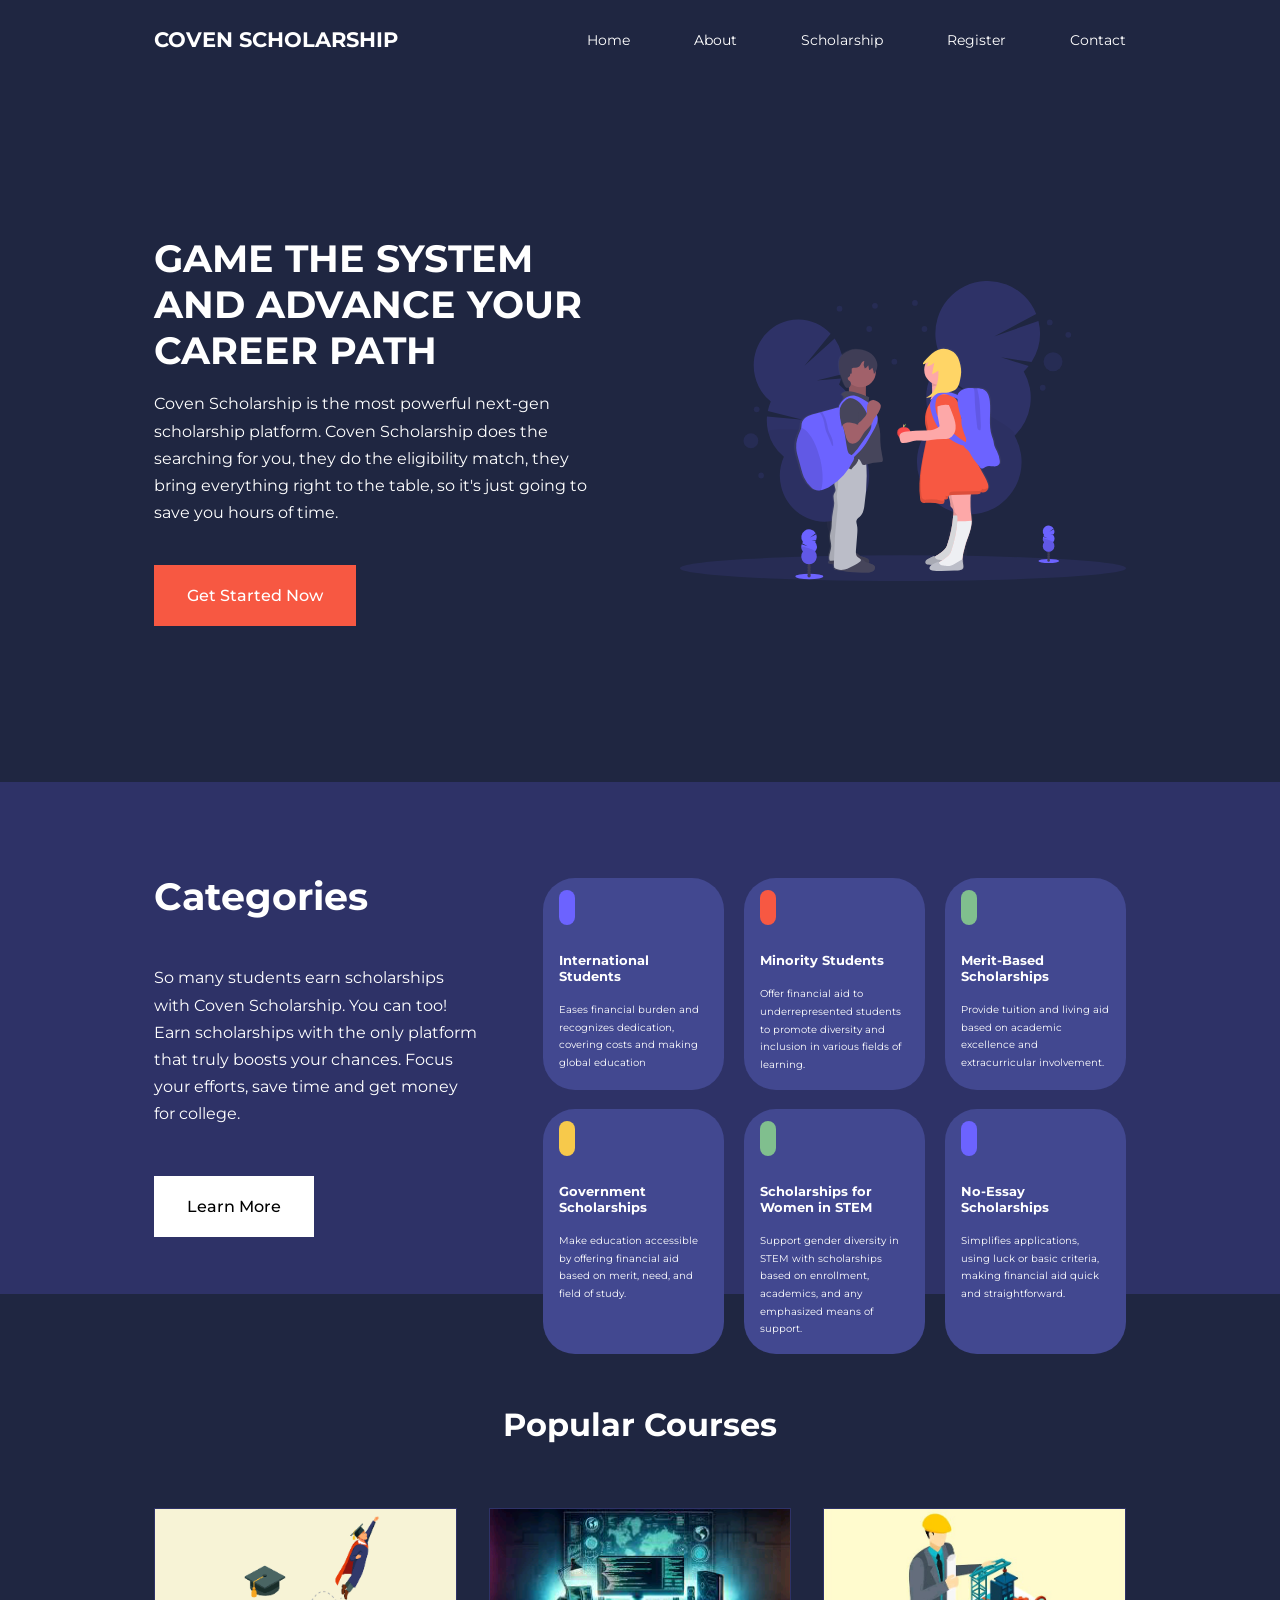
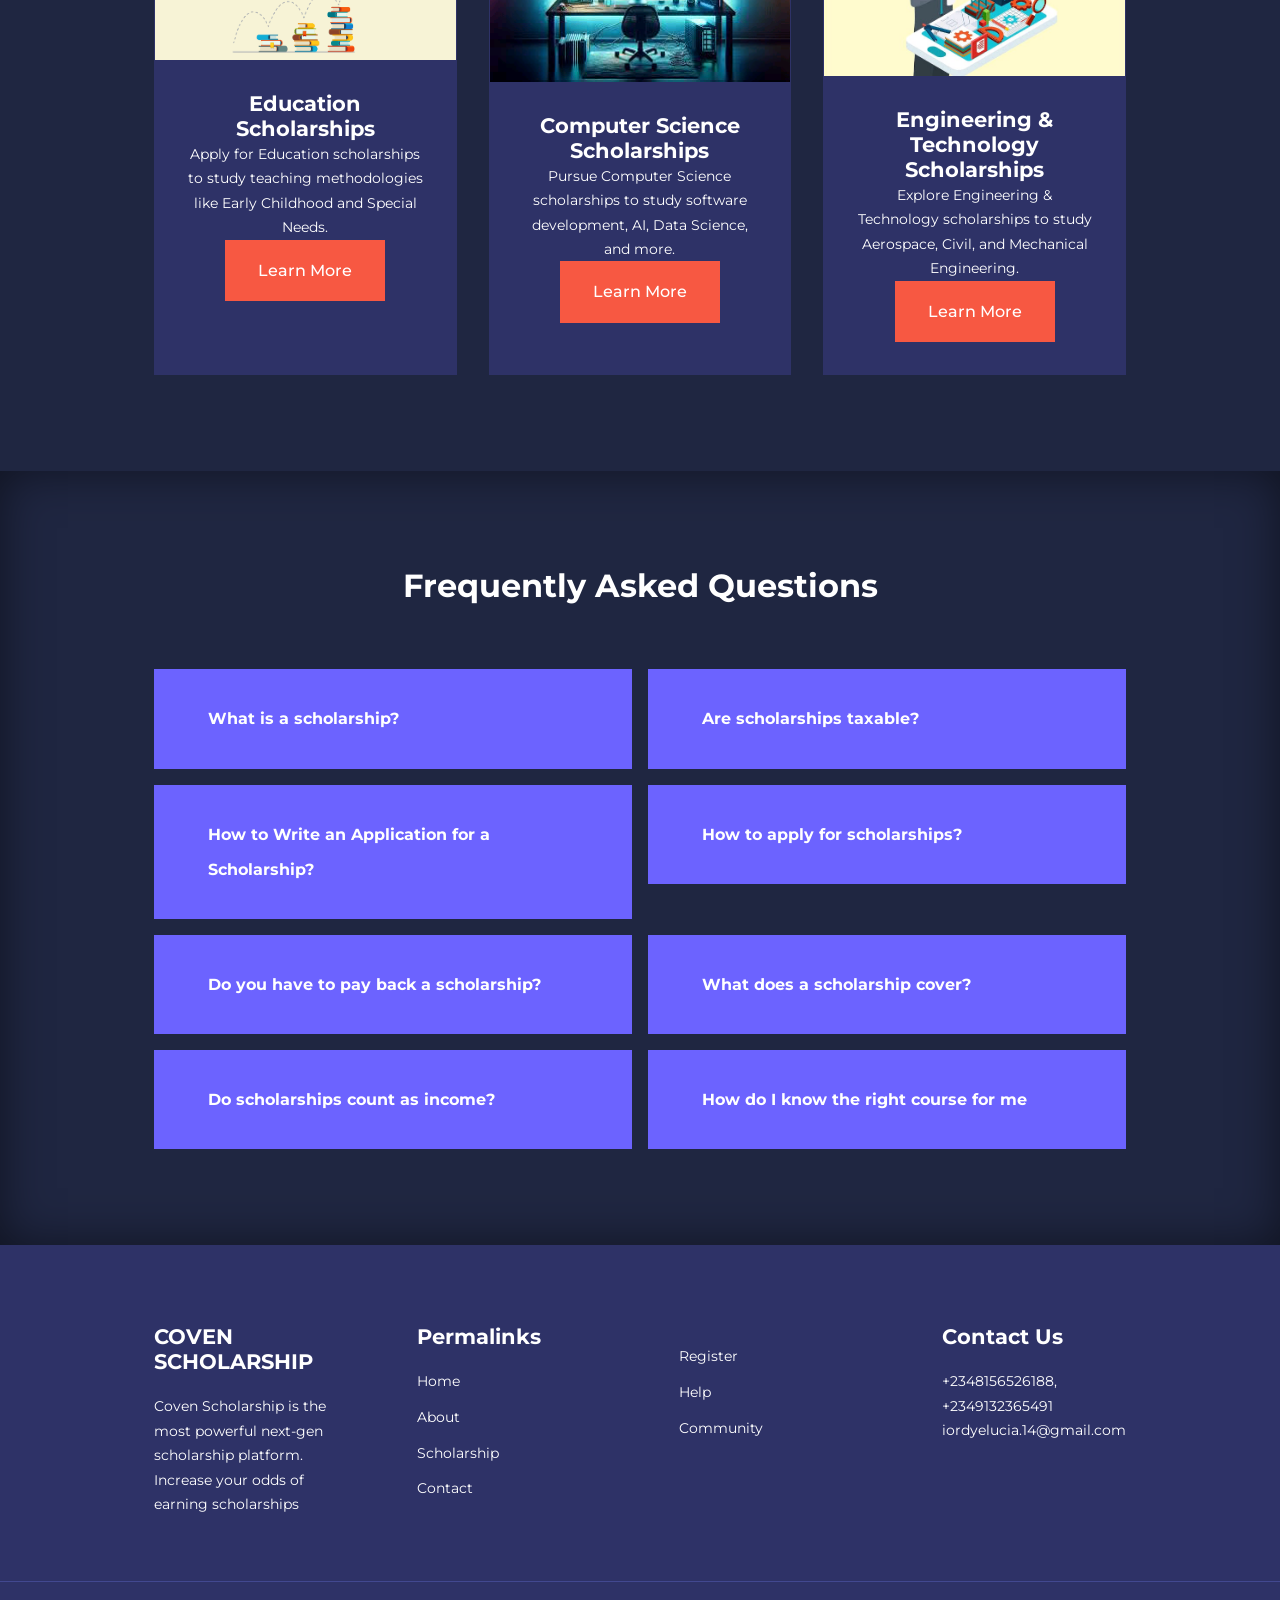
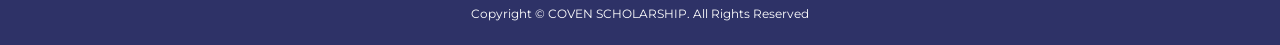
<file: Lucia Scholar/index.html>
<!DOCTYPE html>
<html lang="en">
<head>
    <meta charset="UTF-8">
    <meta http-equiv="X-UA-Compatible" content="IE=edge">
    <meta name="viewport" content="width=device-width, initial-scale=1.0">
    <title>Coven Scholarship</title>

    <!------ICONSCOUT CDN----->
    <link rel="stylesheet" href="https://unicons.iconscout.com/release/v4.0.8/css/line.css">

    <!-----GOOGLE FONTS (MONTESSERRAT)------>
    <link rel="preconnect" href="https://fonts.googleapis.com">
<link rel="preconnect" href="https://fonts.gstatic.com" crossorigin>
<link href="https://fonts.googleapis.com/css2?family=Montserrat:ital,wght@0,100..900;1,100..900&display=swap" rel="stylesheet">

    
    <link rel="stylesheet" href="./CSS/style.css">
    <!--fav-icon-->
<link rel="shortcut icon" href="images/favicon.png"/>
</head>
<body>
    <nav>
        <div class="container nav__container">
            <a href="index.html"><h4>COVEN SCHOLARSHIP</h4></a>
            <ul class="nav__menu">
                <li><a href="index.html">Home</a></li>
                <li><a href="about.html">About</a></li>
                <li><a href="scholarship.html">Scholarship</a></li>
                <li><a href="register.html">Register</a></li>
                <li><a href="contact.html">Contact</a></li>
            </ul>
            <button id="open-menu-btn"><i class="uil uil-bars"></i></button>
            <button id="close-menu-btn"><i class="uil uil-multiply"></i></button>
        </div>
    </nav>
    <!---------------END NAVBAR----------------->



    <header>
        <div class="container header__container">
            <div class="header__left">
                <h1>GAME THE SYSTEM AND ADVANCE YOUR CAREER PATH</h1>
                <p>
                    Coven Scholarship is the most powerful next-gen scholarship platform. Coven Scholarship does the searching for you, they do the eligibility match, they bring everything right to the table, so it's just going to save you hours of time.
                </p>
                <a href="register.html" class="btn btn-primary">Get Started Now</a>
            </div>

            <div class="header__right">
                <div class="header__right-image">
                    <img src="images/header.svg">
                </div>
            </div>
        </div>
    </header>
    <!---------------END OF HEADER------------------>


    <section class="categories">
        <div class="container categories__container">
            <div class="categories__left">
                <h1>Categories</h1>
                <p>
                    So many students earn scholarships with Coven Scholarship. You can too!
                    Earn scholarships with the only platform that truly boosts your chances. Focus your efforts, save time and get money for college.
                </p>
                <a href="about.html" class="btn">Learn More</a>
            </div>

            <div class="categories__right">
                <article class="category">
                    <span class="category__icon">
                        <i class="uil uil-bitcoin-circle"></i>
                    </span>
                    <h5>International Students</h5>
                    <p>Eases financial burden and recognizes dedication, covering costs and making global education</p>
                </article>

                <article class="category">
                    <span class="category__icon">
                        <i class="uil uil-palette"></i>
                    </span>
                    <h5>Minority Students</h5>
                    <p>Offer financial aid to underrepresented students to promote diversity and inclusion in various fields of learning.</p>
                </article>

                <article class="category">
                    <span class="category__icon">
                        <i class="uil uil-usd-circle"></i>
                    </span>
                    <h5>Merit-Based Scholarships</h5>
                    <p>Provide tuition and living aid based on academic excellence and extracurricular involvement.</p>
                </article>

                <article class="category">
                    <span class="category__icon">
                        <i class="uil uil-bitcoin-circle"></i>
                    </span>
                    <h5>Government Scholarships</h5>
                    <p>Make education accessible by offering financial aid based on merit, need, and field of study.</p>
                </article>

                <article class="category">
                    <span class="category__icon">
                        <i class="uil uil-bitcoin-circle"></i>
                    </span>
                    <h5>Scholarships for Women in STEM</h5>
                    <p>Support gender diversity in STEM with scholarships based on enrollment, academics, and any emphasized means of support.</p>
                </article>

                <article class="category">
                    <span class="category__icon">
                        <i class="uil uil-bitcoin-circle"></i>
                    </span>
                    <h5>No-Essay Scholarships</h5>
                    <p>Simplifies applications, using luck or basic criteria, making financial aid quick and straightforward.</p>
                </article>
            </div>
        </div>
    </section>
    <!------------------END OF CATEGORIES------------------->


    <section class="courses">
        <h2>Popular Courses</h2>
        <div class="container courses__container">
            <article class="course">
                <div class="course__image">
                    <img src="images/course1.jpg">
                </div>
                <div class="contact__info">
                    <h4>Education Scholarships</h4>
                    <p>
                        Apply for Education scholarships to study teaching methodologies like Early Childhood and Special Needs.
                    </p>
                <a href="scholarship.html" class="btn btn-primary">Learn More</a>
                </div>
            </article>

            <article class="course">
                <div class="course__image">
                    <img src="images/course2.jpg">
                </div>
                <div class="contact__info">
                    <h4>Computer Science Scholarships</h4>
                    <p>
                        Pursue Computer Science scholarships to study software development, AI, Data Science, and more.
                    </p>
                <a href="scholarship.html" class="btn btn-primary">Learn More</a>
                </div>
            </article>

            <article class="course">
                <div class="course__image">
                    <img src="images/course3.jpg">
                </div>
                <div class="contact__info">
                    <h4>Engineering & Technology Scholarships</h4>
                    <p>
                        Explore Engineering & Technology scholarships to study Aerospace, Civil, and Mechanical Engineering.
                    </p>
                <a href="scholarship.html" class="btn btn-primary">Learn More</a>
                </div>
            </article>
        </div>
    </section>
    <!-----------------------END OF COURSES------------------------------>


    <section class="faqs">
        <h2>Frequently Asked Questions</h2>
        <div class="container faqs__container">
            <article class="faq">
                <div class="faq__icon"><i class="uil uil-plus"></i></div>
                <div class="question__answer">
                    <h4>What is a scholarship?</h4>
                    <p>
                        A scholarship is a financial award given to students to help pay for their education. It does not need to be repaid and is typically awarded based on various criteria, such as academic achievement, extracurricular activities, leadership qualities, or specific talents.
                    </p>
                </div>
            </article>

            <article class="faq">
                <div class="faq__icon"><i class="uil uil-plus"></i></div>
                <div class="question__answer">
                    <h4>Are scholarships taxable?</h4>
                    <p>
                        Whether scholarships are taxable depends on several factors, including how the scholarship money is used and the country's tax laws where the student is studying. In many countries, scholarships used to pay for tuition, fees, books, and other necessary supplies are not considered taxable income. This means if you use the scholarship money strictly for these educational expenses, you typically won't have to pay taxes on it.
                    </p>
                </div>
            </article>

            <article class="faq">
                <div class="faq__icon"><i class="uil uil-plus"></i></div>
                <div class="question__answer">
                    <h4>How to Write an Application for a Scholarship?</h4>
                    <p>
                        To write a scholarship application, start by understanding the requirements. Craft a convincing scholarship motivation letter , highlighting your achievements, goals, and how the scholarship will help you. Gather necessary documents, such as transcripts and recommendation letters. Follow the application guidelines precisely, proofread your submission, and ensure you meet the deadline.
                    </p>
                </div>
            </article>

            <article class="faq">
                <div class="faq__icon"><i class="uil uil-plus"></i></div>
                <div class="question__answer">
                    <h4>How to apply for scholarships?</h4>
                    <p>
                        Preparing a successful scholarship application involves careful planning and attention to detail. Follow these steps for the best results: Research and find scholarships that match your qualifications and interests. Read the scholarship criteria carefully, making a checklist of the documents you need. Gather the necessary documents, including academic records, test scores, and recommendation letters. Write a convincing scholarship motivation letter. Customize your application materials for each scholarship, addressing the specific criteria and goals of the scholarship. Proofread and edit your application. Submit your application before the deadline, keeping a copy for your records.
                    </p>
                </div>
            </article>

            <article class="faq">
                <div class="faq__icon"><i class="uil uil-plus"></i></div>
                <div class="question__answer">
                    <h4>Do you have to pay back a scholarship?</h4>
                    <p>
                        Generally, you don’t have to pay back a scholarship; they are Non-Repayable gifts meant to help cover educational expenses. However, there are specific conditions, such as maintaining a certain GPA, to keep the scholarship. Moreover, some scholarships may require you to work in a specific field or location after graduation. If you don’t fulfil this commitment, you might have to repay the funds.
                    </p>
                </div>
            </article>

            <article class="faq">
                <div class="faq__icon"><i class="uil uil-plus"></i></div>
                <div class="question__answer">
                    <h4>What does a scholarship cover?</h4>
                    <p>
                        A scholarship can cover a variety of educational expenses, depending on the type and scope of the award. Many scholarships cover full or partial tuition costs, which are among students' largest expenses. Some scholarships include coverage for living expenses and can provide funds for textbooks, lab materials, and other necessary academic supplies. Some scholarships include coverage for living expenses, such as dormitory housing.
                    </p>
                </div>
            </article>

            <article class="faq">
                <div class="faq__icon"><i class="uil uil-plus"></i></div>
                <div class="question__answer">
                    <h4>Do scholarships count as income?</h4>
                    <p>
                        Whether scholarships count as income depends on how the funds are used and the tax laws of your country. Expenses used for tuition, fees, books, supplies, and equipment is not generally considered taxable income. However, living and travel expenses often count as taxable income. At the same time, if your scholarship requires you to teach or do research, then it will likely be treated as taxable income because it is considered compensation.
                    </p>
                </div>
            </article>

            <article class="faq">
                <div class="faq__icon"><i class="uil uil-plus"></i></div>
                <div class="question__answer">
                    <h4>How do I know the right course for me</h4>
                    <p>
                        Lorem, ipsum dolor sit amet consectetur adipisicing elit. Nihil, ratione temporibus. Quam ducimus rerum obcaecati sequi consequatur aut unde, quas quaerat facere corrupti eveniet inventore alias adipisci necessitatibus praesentium nam!
                    </p>
                </div>
            </article>
        </div>
    </section>
    <!------------------END OF FAQ------------------------>

    
    <footer class="footer">
        <div class="container footer__container">
            <div class="footer1">
                <a href="index.html" class="footer__logo"><h4>COVEN SCHOLARSHIP</h4></a>
                <p>
                    Coven Scholarship is the most powerful next-gen scholarship platform. Increase your odds of earning scholarships
                </p>
            </div>

            <div class="footer__2">
                <h4>Permalinks</h4>
                <ul class="permalinks">
                    <li><a href="index.html">Home</a></li>
                    <li><a href="about.html">About</a></li>
                    <li><a href="scholarship.html">Scholarship</a></li>
                    <li><a href="contact.html">Contact</a></li>
                </ul>
            </div>

            <div class="footer__3">
                <h4>        </h4>
                <ul class="resources">
                    <li><a href="register.html">Register</a></li>
                    <li><a href="#">Help</a></li>
                    <li><a href="#">Community</a></li>
                </ul>
            </div>

            <div class="footer__4">
                <h4>Contact Us</h4>
                <div>
                    <p>+2348156526188, +2349132365491</p>
                    <p>iordyelucia.14@gmail.com</p>
                </div>

                <ul class="footer__socials">
                    <li>
                        <a href="#"><i class="uil uil-facebook-f"></i></a>
                    </li>
                    <li>
                        <a href="#"><i class="uil uil-instagram-alt"></i></a>
                    </li>
                    <li>
                        <a href="#"><i class="uil uil-twitter"></i></a>
                    </li>
                    <li>
                        <a href="#"><i class="uil uil-linkedin-alt"></i></a>
                    </li>
                </ul>
            </div>

        </div>
        <div class="footer__copyright">
            <small>Copyright &copy; COVEN SCHOLARSHIP. All Rights Reserved</small>
        </div>
    </footer>
    





    <script src="main.js"></script>
    
</body>
</html>
</file>
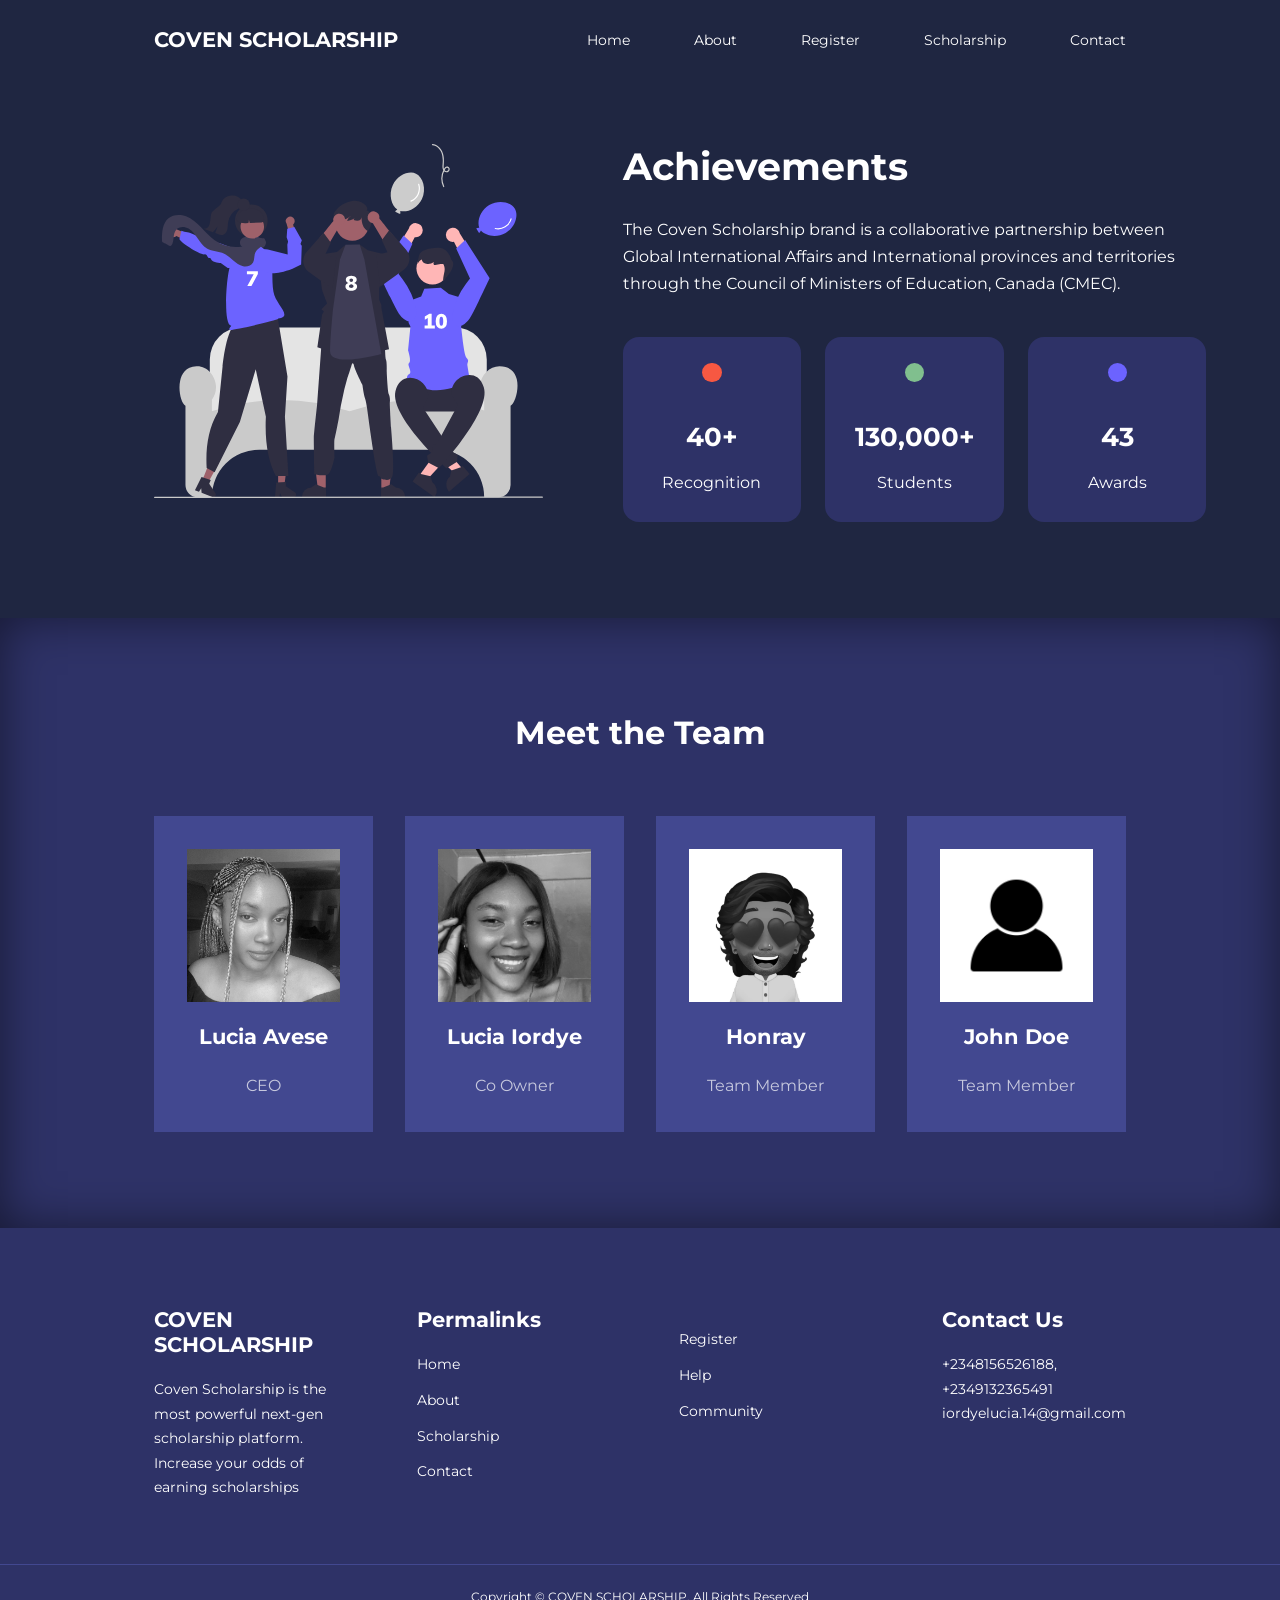
<file: Lucia Scholar/about.html>
<!DOCTYPE html>
<html lang="en">
<head>
    <meta charset="UTF-8">
    <meta http-equiv="X-UA-Compatible" content="IE=edge">
    <meta name="viewport" content="width=device-width, initial-scale=1.0">
    <title>Coven Scholarship</title>

    <!------ICONSCOUT CDN----->
    <link rel="stylesheet" href="https://unicons.iconscout.com/release/v4.0.8/css/line.css">

    <!-----GOOGLE FONTS (MONTESSERRAT)------>
    <link rel="preconnect" href="https://fonts.googleapis.com">
<link rel="preconnect" href="https://fonts.gstatic.com" crossorigin>
<link href="https://fonts.googleapis.com/css2?family=Montserrat:ital,wght@0,100..900;1,100..900&display=swap" rel="stylesheet">

    
    <link rel="stylesheet" href="./CSS/style.css">
    <link rel="stylesheet" href="./CSS/about.css">
    <!--fav-icon-->
<link rel="shortcut icon" href="images/favicon.png"/>
</head>
<body>
    <nav>
        <div class="container nav__container">
            <a href="index.html"><h4>COVEN SCHOLARSHIP</h4></a>
            <ul class="nav__menu">
                <li><a href="index.html">Home</a></li>
                <li><a href="about.html">About</a></li>                
                <li><a href="register.html">Register</a></li>
                <li><a href="scholarship.html">Scholarship</a></li>
                <li><a href="contact.html">Contact</a></li>
            </ul>
            <button id="open-menu-btn"><i class="uil uil-bars"></i></button>
            <button id="close-menu-btn"><i class="uil uil-multiply"></i></button>
        </div>
    </nav>
    <!---------------END NAVBAR----------------->

    <section class="about__achievements">
        <div class="container about__achievements-container">
            <div class="about__achievements-left">
                <img src="images/about achievements.svg">
            </div>

            <div class="about__achievements-right">
                <h1>Achievements</h1>
                <p>
                    The Coven Scholarship brand is a collaborative partnership between Global International Affairs and International provinces and territories through the Council of Ministers of Education, Canada (CMEC).
                </p>
                <div class="achievements__cards">
                    <article class="achievement__card">
                        <span class="achievement__icon">
                            <i class="uil uil-video"></i>
                        </span>
                        <h3>40+</h3>
                        <p>Recognition</p>
                    </article>

                    <article class="achievement__card">
                        <span class="achievement__icon">
                            <i class="uil uil-users-alt"></i>
                        </span>
                        <h3>130,000+</h3>
                        <p>Students</p>
                    </article>

                    <article class="achievement__card">
                        <span class="achievement__icon">
                            <i class="uil uil-trophy"></i>
                        </span>
                        <h3>43</h3>
                        <p>Awards</p>
                    </article>
                </div>
            </div>
        </div>
    </section>

    <!-----------------------------ACHIEVEMENTS END----------------------------->

    <section class="team">
        <h2>Meet the Team</h2>
        <div class="container team__container">
            <article class="team__member">
                <div class="team__member-image">
                    <img src="images/tm1.jpg">
                </div>
                <div class="team__member-info">
                    <h4>Lucia Avese</h4>
                    <p>CEO</p>
                </div>
                <div class="team__member-socials">
                    <a href="https//instagram.com" target="_blank"><i class="uil uil-instagram"></i></a>
                    <a href="https//twitter.com" target="_blank"><i class="uil uil-twitter-alt"></i></a>
                    <a href="https//linkedin.com" target="_blank"><i class="uil uil-linkedin-alt"></i></a>
                </div>
            </article>

            <article class="team__member">
                <div class="team__member-image">
                    <img src="images/tm3.jpg">
                </div>
                <div class="team__member-info">
                    <h4>Lucia Iordye</h4>
                    <p>Co Owner</p>
                </div>
                <div class="team__member-socials">
                    <a href="https//instagram.com" target="_blank"><i class="uil uil-instagram"></i></a>
                    <a href="https//twitter.com" target="_blank"><i class="uil uil-twitter-alt"></i></a>
                    <a href="https//linkedin.com" target="_blank"><i class="uil uil-linkedin-alt"></i></a>
                </div>
            </article>

            <article class="team__member">
                <div class="team__member-image">
                    <img src="images/tm2.jpg">
                </div>
                <div class="team__member-info">
                    <h4>Honray</h4>
                    <p>Team Member</p>
                </div>
                <div class="team__member-socials">
                    <a href="https//instagram.com" target="_blank"><i class="uil uil-instagram"></i></a>
                    <a href="https//twitter.com" target="_blank"><i class="uil uil-twitter-alt"></i></a>
                    <a href="https//linkedin.com" target="_blank"><i class="uil uil-linkedin-alt"></i></a>
                </div>
            </article>

            <article class="team__member">
                <div class="team__member-image">
                    <img src="images/tm4.jpg">
                </div>
                <div class="team__member-info">
                    <h4>John Doe</h4>
                    <p>Team Member</p>
                </div>
                <div class="team__member-socials">
                    <a href="https//instagram.com" target="_blank"><i class="uil uil-instagram"></i></a>
                    <a href="https//twitter.com" target="_blank"><i class="uil uil-twitter-alt"></i></a>
                    <a href="https//linkedin.com" target="_blank"><i class="uil uil-linkedin-alt"></i></a>
                </div>
            </article>
        </div>
    </section>
    <!------------------TEAM END-------------------->

    <footer class="footer">
        <div class="container footer__container">
            <div class="footer1">
                <a href="index.html" class="footer__logo"><h4>COVEN SCHOLARSHIP</h4></a>
                <p>
                    Coven Scholarship is the most powerful next-gen scholarship platform. Increase your odds of earning scholarships
                </p>
            </div>

            <div class="footer__2">
                <h4>Permalinks</h4>
                <ul class="permalinks">
                    <li><a href="index.html">Home</a></li>
                    <li><a href="about.html">About</a></li>
                    <li><a href="scholarship.html">Scholarship</a></li>
                    <li><a href="contact.html">Contact</a></li>
                </ul>
            </div>

            <div class="footer__3">
                <h4>        </h4>
                <ul class="resources">
                    <li><a href="register.html">Register</a></li>
                    <li><a href="#">Help</a></li>
                    <li><a href="#">Community</a></li>
                </ul>
            </div>

            <div class="footer__4">
                <h4>Contact Us</h4>
                <div>
                    <p>+2348156526188, +2349132365491</p>
                    <p>iordyelucia.14@gmail.com</p>
                </div>

                <ul class="footer__socials">
                    <li>
                        <a href="#"><i class="uil uil-facebook-f"></i></a>
                    </li>
                    <li>
                        <a href="#"><i class="uil uil-instagram-alt"></i></a>
                    </li>
                    <li>
                        <a href="#"><i class="uil uil-twitter"></i></a>
                    </li>
                    <li>
                        <a href="#"><i class="uil uil-linkedin-alt"></i></a>
                    </li>
                </ul>
            </div>

        </div>
        <div class="footer__copyright">
            <small>Copyright &copy; COVEN SCHOLARSHIP. All Rights Reserved</small>
        </div>
    </footer>
    





    <script src="main.js"></script>
    
</body>
</html>
</file>
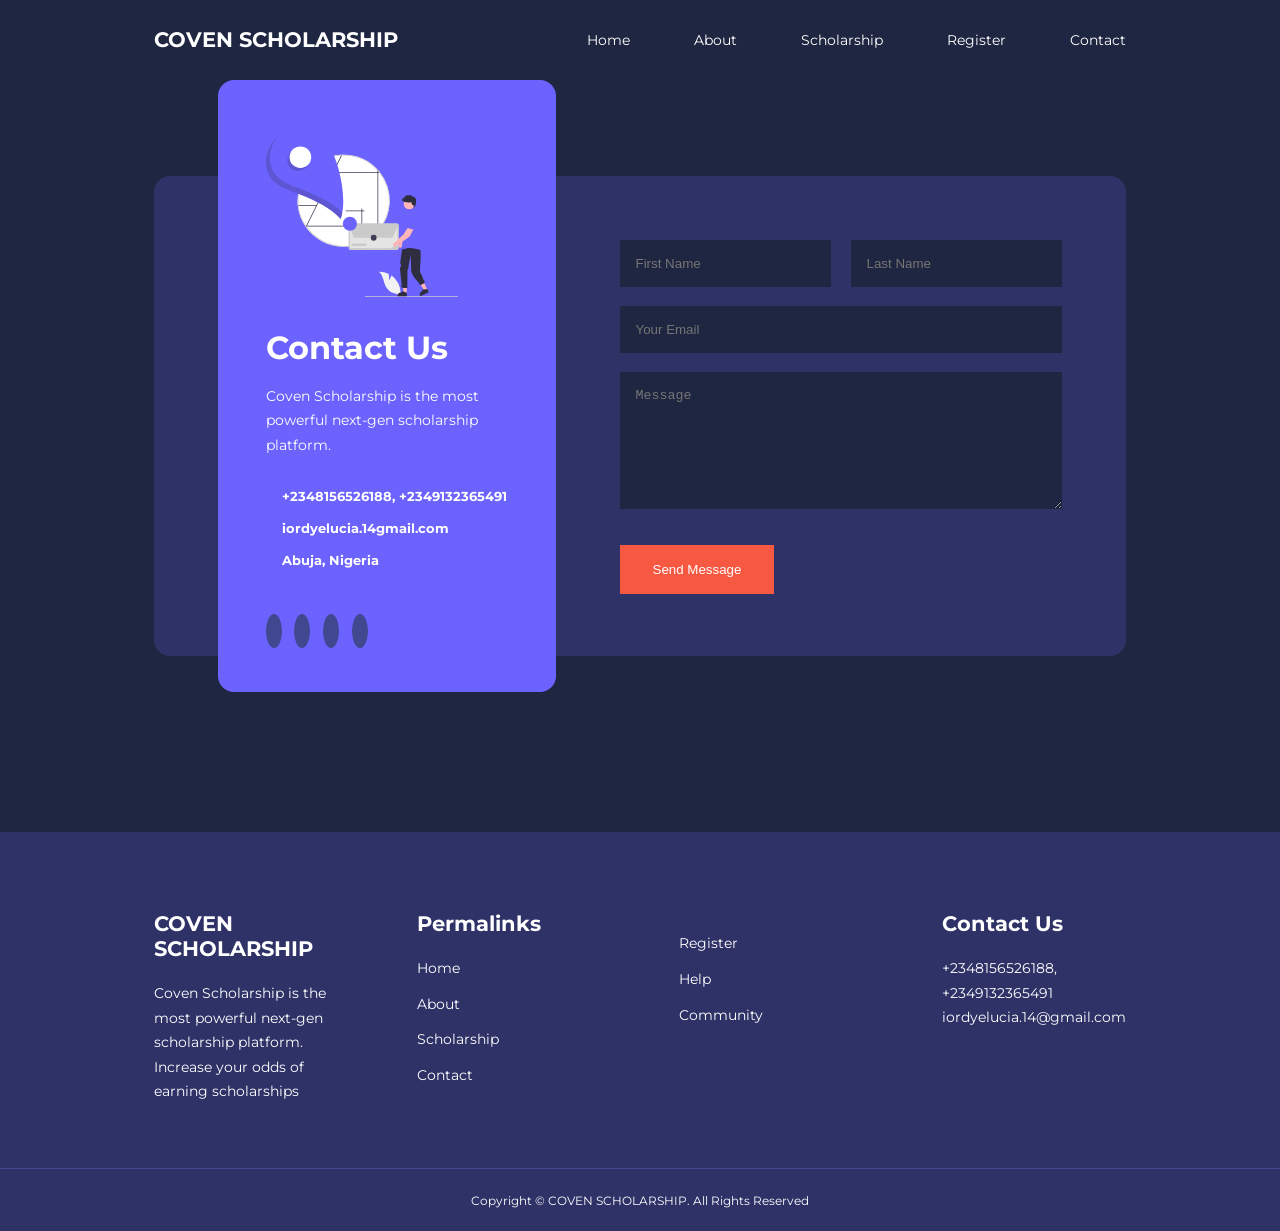
<file: Lucia Scholar/contact.html>
<!DOCTYPE html>
<html lang="en">
<head>
    <meta charset="UTF-8">
    <meta http-equiv="X-UA-Compatible" content="IE=edge">
    <meta name="viewport" content="width=device-width, initial-scale=1.0">
    <title>Coven Scholarship</title>

    <!------ICONSCOUT CDN----->
    <link rel="stylesheet" href="https://unicons.iconscout.com/release/v4.0.8/css/line.css">

    <!-----GOOGLE FONTS (MONTESSERRAT)------>
    <link rel="preconnect" href="https://fonts.googleapis.com">
<link rel="preconnect" href="https://fonts.gstatic.com" crossorigin>
<link href="https://fonts.googleapis.com/css2?family=Montserrat:ital,wght@0,100..900;1,100..900&display=swap" rel="stylesheet">

    
    <link rel="stylesheet" href="./CSS/style.css">
    <link rel="stylesheet" href="./CSS/contact.css">
    <!--fav-icon-->
<link rel="shortcut icon" href="images/favicon.png"/>
</head>
<body>
    <nav>
        <div class="container nav__container">
            <a href="index.html"><h4>COVEN SCHOLARSHIP</h4></a>
            <ul class="nav__menu">
                <li><a href="index.html">Home</a></li>
                <li><a href="about.html">About</a></li>
                <li><a href="scholarship.html">Scholarship</a></li>
                <li><a href="register.html">Register</a></li>
                <li><a href="contact.html">Contact</a></li>
            </ul>
            <button id="open-menu-btn"><i class="uil uil-bars"></i></button>
            <button id="close-menu-btn"><i class="uil uil-multiply"></i></button>
        </div>
    </nav>
    <!---------------END NAVBAR----------------->


    <section class="contact">
        <div class="container contact__container">
            <aside class="contact__aside">
                <div class="aside__image">
                    <img src="images/contact.svg">
                </div>
                <h2>Contact Us</h2>
                <p>
                    Coven Scholarship is the most powerful next-gen scholarship platform.
                </p>
                <ul class="contact__details">
                    <li>
                        <i class="uil uil-phone-times"></i>
                        <h5>+2348156526188, +2349132365491</h5>
                    </li>
                    <li>
                        <i class="uil uil-envelope"></i>
                        <h5>iordyelucia.14gmail.com</h5>
                    </li>
                    <li>
                        <i class="uil uil-location-point"></i>
                        <h5>Abuja, Nigeria</h5>
                    </li>
                </ul>
                <ul class="contact__socials">
                    <li><a href="#"><i class="uil uil-facebook-f"></i></a></li>
                    <li><a href="#"><i class="uil uil-instagram-alt"></i></a></li>
                    <li><a href="#"><i class="uil uil-twitter"></i></a></li>
                    <li><a href="#"><i class="uil uil-linkedin-alt"></i></a></li>
                </ul>
            </aside>




            <form action="https://formspree.io/f/xovvpdkz" method="POST" class="contact__form">
                <div class="form__name">
                    <input type="text" name="First Name" placeholder="First Name" required>
                    <input type="text" name="Last Name" placeholder="Last Name" required>
                </div>
                <input type="email" name="Email Address" placeholder="Your Email" required>
                <textarea name="Message" rows="7" placeholder="Message" required></textarea>
                <button type="submit" class="btn btn-primary">Send Message</button>
            </form>
        </div>
    </section>








    <footer class="footer">
        <div class="container footer__container">
            <div class="footer1">
                <a href="index.html" class="footer__logo"><h4>COVEN SCHOLARSHIP</h4></a>
                <p>
                    Coven Scholarship is the most powerful next-gen scholarship platform. Increase your odds of earning scholarships
                </p>
            </div>

            <div class="footer__2">
                <h4>Permalinks</h4>
                <ul class="permalinks">
                    <li><a href="index.html">Home</a></li>
                    <li><a href="about.html">About</a></li>
                    <li><a href="scholarship.html">Scholarship</a></li>
                    <li><a href="contact.html">Contact</a></li>
                </ul>
            </div>

            <div class="footer__3">
                <h4>        </h4>
                <ul class="resources">
                    <li><a href="register.html">Register</a></li>
                    <li><a href="#">Help</a></li>
                    <li><a href="#">Community</a></li>
                </ul>
            </div>

            <div class="footer__4">
                <h4>Contact Us</h4>
                <div>
                    <p>+2348156526188, +2349132365491</p>
                    <p>iordyelucia.14@gmail.com</p>
                </div>

                <ul class="footer__socials">
                    <li>
                        <a href="#"><i class="uil uil-facebook-f"></i></a>
                    </li>
                    <li>
                        <a href="#"><i class="uil uil-instagram-alt"></i></a>
                    </li>
                    <li>
                        <a href="#"><i class="uil uil-twitter"></i></a>
                    </li>
                    <li>
                        <a href="#"><i class="uil uil-linkedin-alt"></i></a>
                    </li>
                </ul>
            </div>

        </div>
        <div class="footer__copyright">
            <small>Copyright &copy; COVEN SCHOLARSHIP. All Rights Reserved</small>
        </div>
    </footer>
    





    <script src="main.js"></script>
    
</body>
</html>
</file>
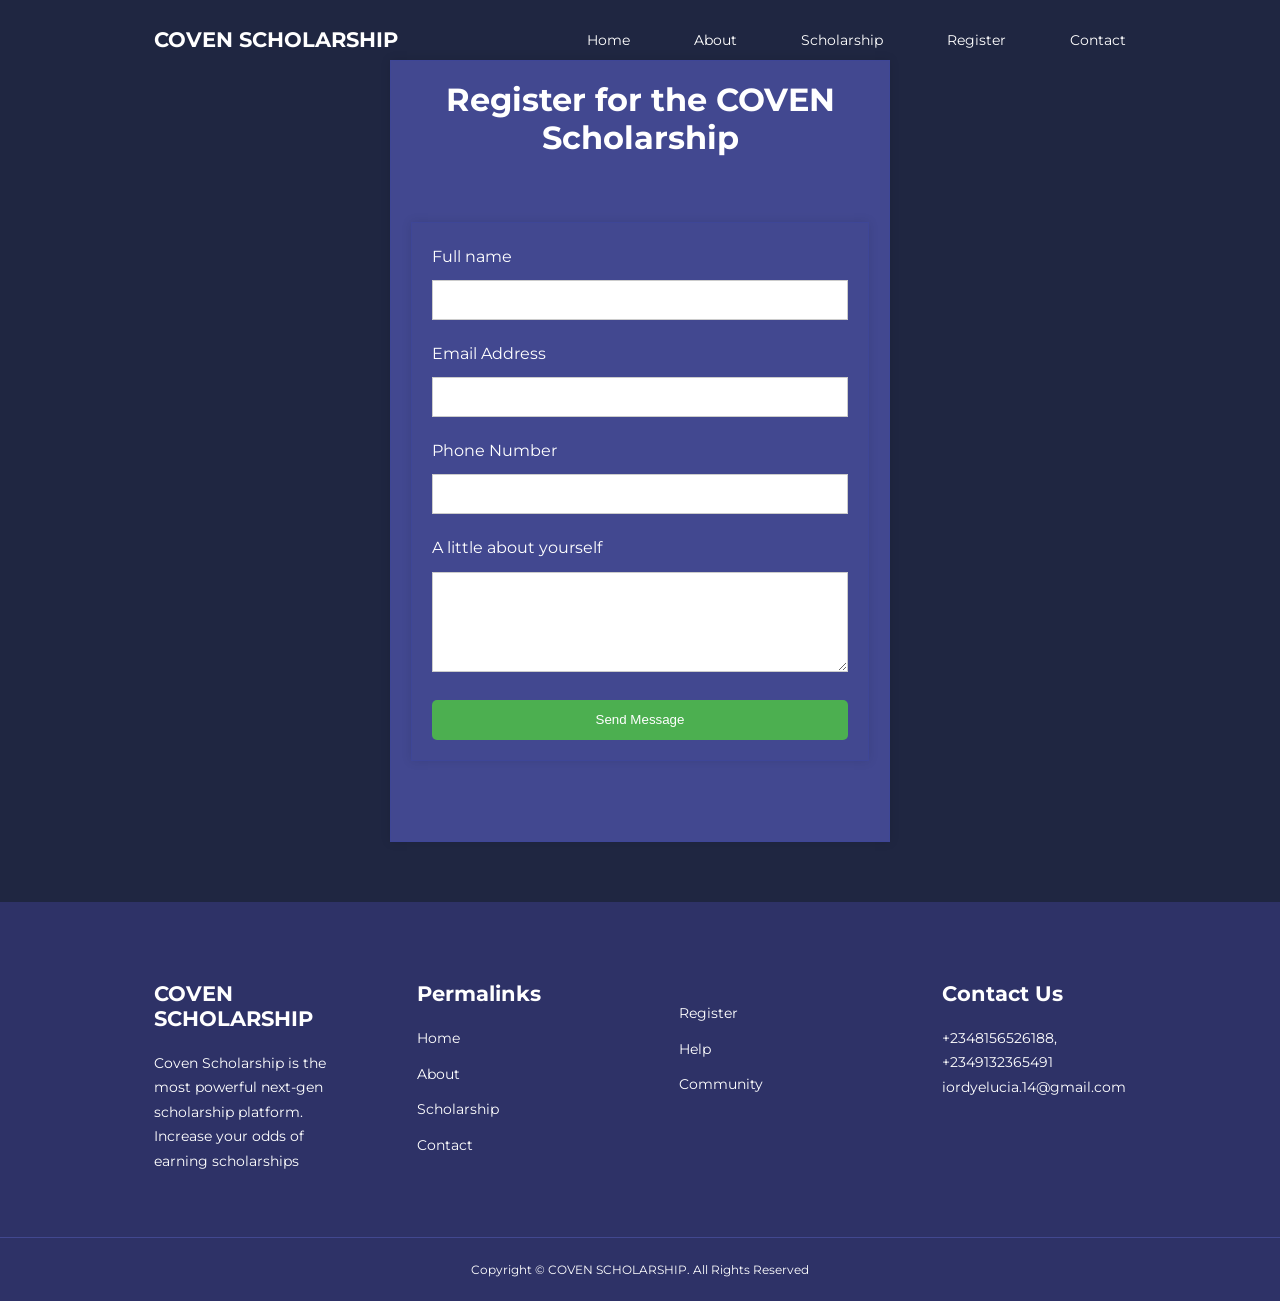
<file: Lucia Scholar/register.html>
<!DOCTYPE html>
<html lang="en">
<head>
    <meta charset="UTF-8">
    <meta http-equiv="X-UA-Compatible" content="IE=edge">
    <meta name="viewport" content="width=device-width, initial-scale=1.0">
    <title>Coven Scholarship</title>

    <!------ICONSCOUT CDN----->
    <link rel="stylesheet" href="https://unicons.iconscout.com/release/v4.0.8/css/line.css">

    <!-----GOOGLE FONTS (MONTESSERRAT)------>
    <link rel="preconnect" href="https://fonts.googleapis.com">
<link rel="preconnect" href="https://fonts.gstatic.com" crossorigin>
<link href="https://fonts.googleapis.com/css2?family=Montserrat:ital,wght@0,100..900;1,100..900&display=swap" rel="stylesheet">

    
    <link rel="stylesheet" href="./CSS/style.css">
    <link rel="stylesheet" href="CSS/register.css">
    <!--fav-icon-->
<link rel="shortcut icon" href="images/favicon.png"/>
</head>
<body>
    <nav>
        <div class="container nav__container">
            <a href="index.html"><h4>COVEN SCHOLARSHIP</h4></a>
            <ul class="nav__menu">
                <li><a href="index.html">Home</a></li>
                <li><a href="about.html">About</a></li>
                <li><a href="scholarship.html">Scholarship</a></li>
                <li><a href="register.html">Register</a></li>
                <li><a href="contact.html">Contact</a></li>
            </ul>
            <button id="open-menu-btn"><i class="uil uil-bars"></i></button>
            <button id="close-menu-btn"><i class="uil uil-multiply"></i></button>
        </div>
    </nav>
    <!---------------END NAVBAR----------------->

    <!-----------------REGISTRATION-------------------->
    <section id="registration-form">
        <h2>Register for the COVEN Scholarship</h2>
        <form action="https://formspree.io/f/xovvpdkz" method="POST" id="registration-form">

            <div class="form-group">
                <label for="name">Full name</label>
                <input type="text" id="name" name="name" required>
            </div>

            <div class="form-group">
                <label for="email">Email Address</label>
                <input type="email" id="email" name="email" required>
            </div>

            <div class="form-group">
                <label for="phone">Phone Number</label>
                <input type="tel" id="phone" name="phone" required>
            </div>

            <div class="form-group">
                <label for="essay">A little about yourself</label>
                <textarea id="essay" name="essay" required></textarea>
            </div>

            <button type="submit" class="btn btn-primary">Send Message</button>
        </form>
    </section>







    <footer class="footer">
        <div class="container footer__container">
            <div class="footer1">
                <a href="index.html" class="footer__logo"><h4>COVEN SCHOLARSHIP</h4></a>
                <p>
                    Coven Scholarship is the most powerful next-gen scholarship platform. Increase your odds of earning scholarships
                </p>
            </div>

            <div class="footer__2">
                <h4>Permalinks</h4>
                <ul class="permalinks">
                    <li><a href="index.html">Home</a></li>
                    <li><a href="about.html">About</a></li>
                    <li><a href="scholarship.html">Scholarship</a></li>
                    <li><a href="contact.html">Contact</a></li>
                </ul>
            </div>

            <div class="footer__3">
                <h4>        </h4>
                <ul class="resources">
                    <li><a href="register.html">Register</a></li>
                    <li><a href="#">Help</a></li>
                    <li><a href="#">Community</a></li>
                </ul>
            </div>

            <div class="footer__4">
                <h4>Contact Us</h4>
                <div>
                    <p>+2348156526188, +2349132365491</p>
                    <p>iordyelucia.14@gmail.com</p>
                </div>

                <ul class="footer__socials">
                    <li>
                        <a href="#"><i class="uil uil-facebook-f"></i></a>
                    </li>
                    <li>
                        <a href="#"><i class="uil uil-instagram-alt"></i></a>
                    </li>
                    <li>
                        <a href="#"><i class="uil uil-twitter"></i></a>
                    </li>
                    <li>
                        <a href="#"><i class="uil uil-linkedin-alt"></i></a>
                    </li>
                </ul>
            </div>

        </div>
        <div class="footer__copyright">
            <small>Copyright &copy; COVEN SCHOLARSHIP. All Rights Reserved</small>
        </div>
    </footer>



    <script src="main.js"></script>
    <script></script>
    
</body>
</html>
</file>
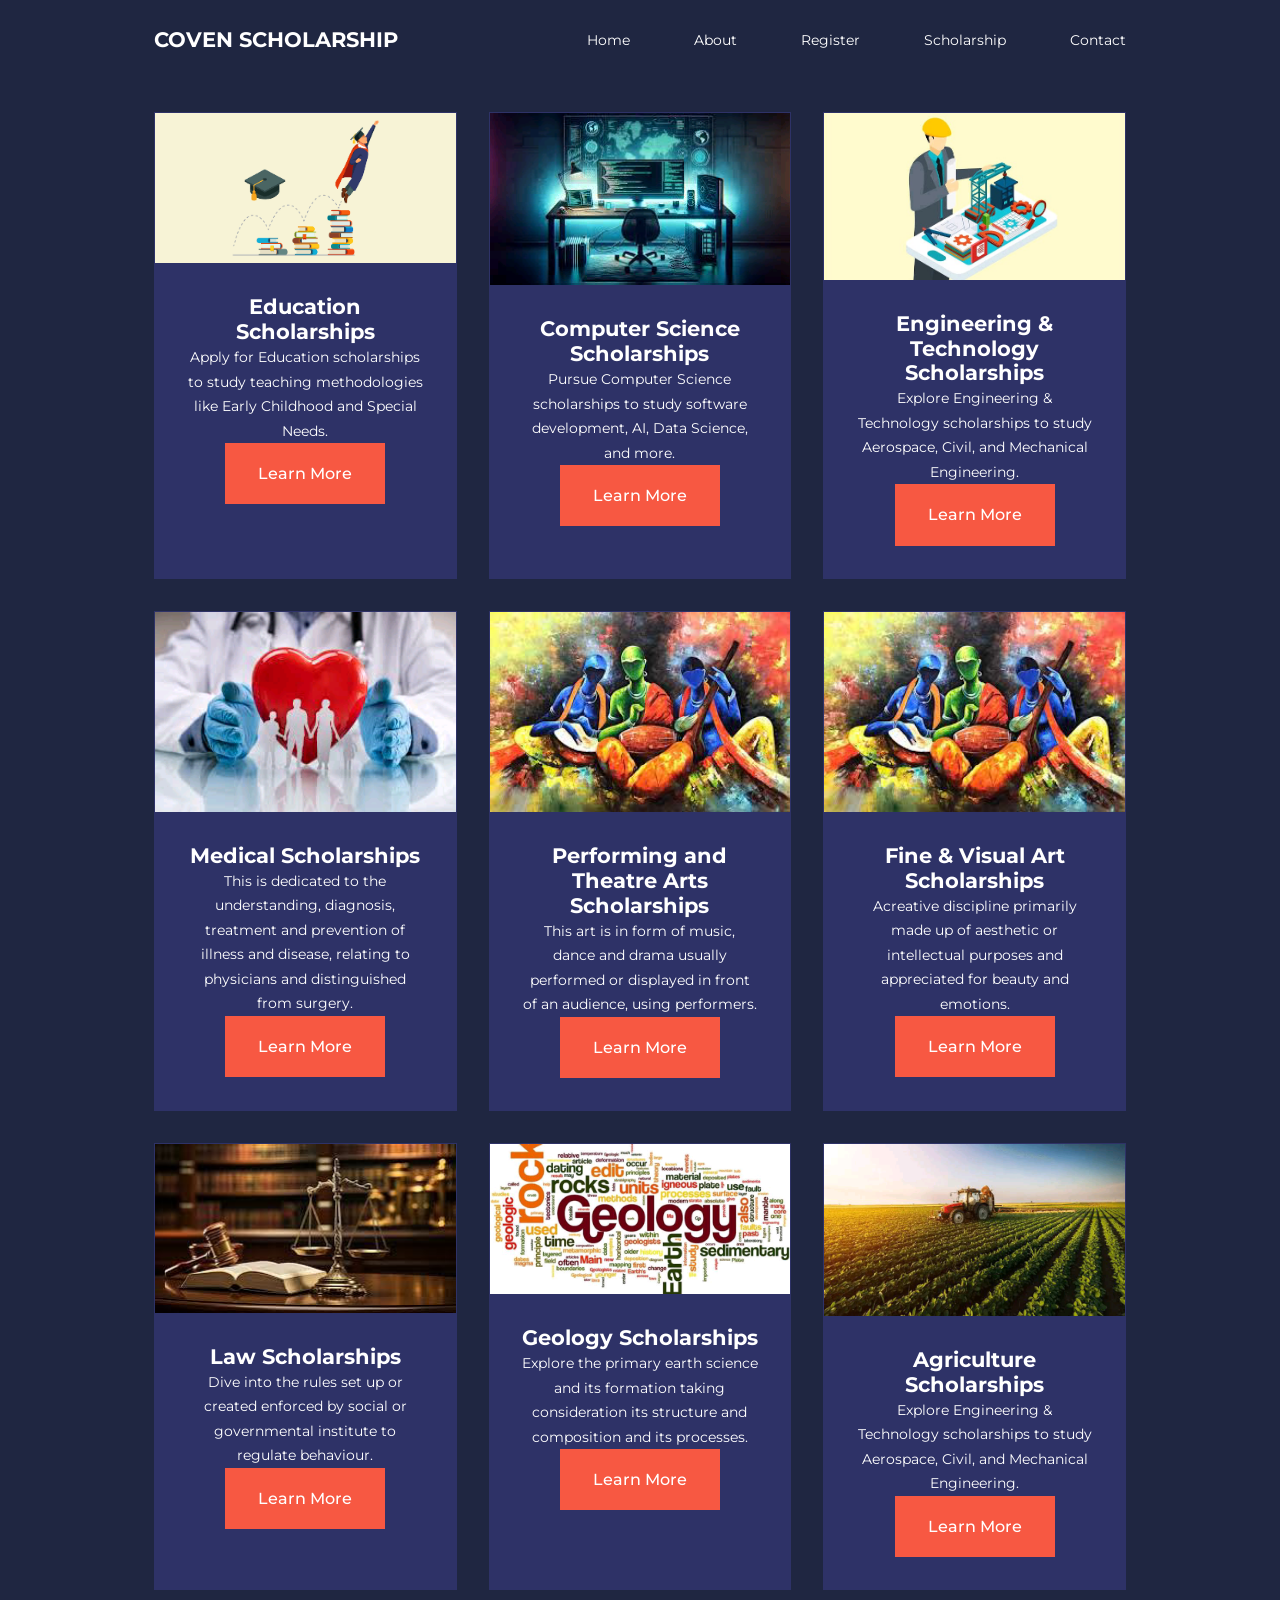
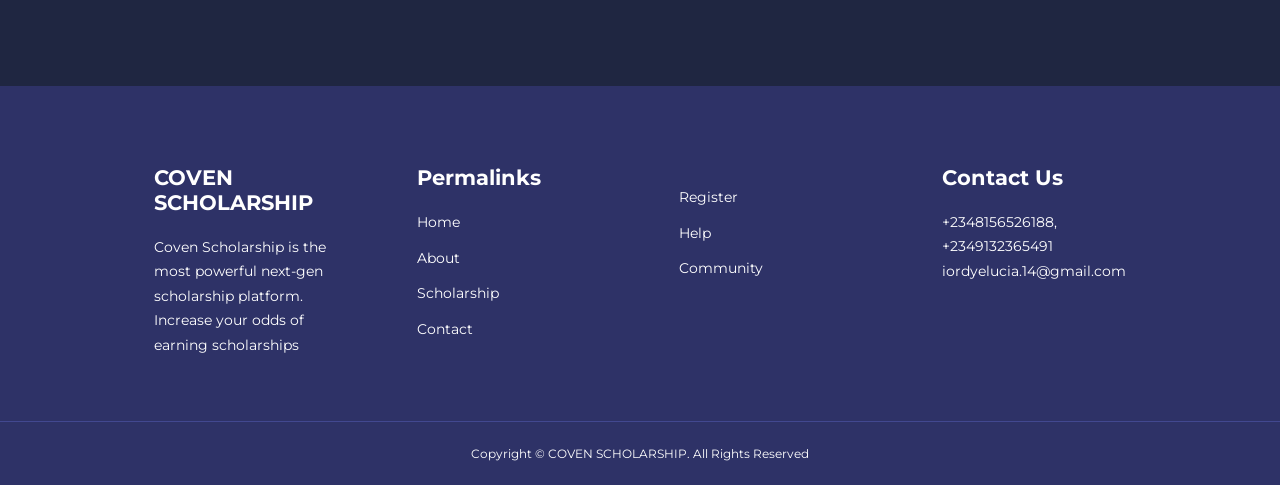
<file: Lucia Scholar/scholarship.html>
<!DOCTYPE html>
<html lang="en">
<head>
    <meta charset="UTF-8">
    <meta http-equiv="X-UA-Compatible" content="IE=edge">
    <meta name="viewport" content="width=device-width, initial-scale=1.0">
    <title>Coven Scholarship</title>

    <!------ICONSCOUT CDN----->
    <link rel="stylesheet" href="https://unicons.iconscout.com/release/v4.0.8/css/line.css">

    <!-----GOOGLE FONTS (MONTESSERRAT)------>
    <link rel="preconnect" href="https://fonts.googleapis.com">
<link rel="preconnect" href="https://fonts.gstatic.com" crossorigin>
<link href="https://fonts.googleapis.com/css2?family=Montserrat:ital,wght@0,100..900;1,100..900&display=swap" rel="stylesheet">

    
    <link rel="stylesheet" href="./CSS/style.css">
    <link rel="stylesheet" href="./CSS/about.css">
    <!--fav-icon-->
<link rel="shortcut icon" href="images/favicon.png"/>
    
</head>
<body>
    <nav>
        <div class="container nav__container">
            <a href="index.html"><h4>COVEN SCHOLARSHIP</h4></a>
            <ul class="nav__menu">
                <li><a href="index.html">Home</a></li>
                <li><a href="about.html">About</a></li>
                <li><a href="register.html">Register</a></li>
                <li><a href="scholarship.html">Scholarship</a></li>
                <li><a href="contact.html">Contact</a></li>
            </ul>
            <button id="open-menu-btn"><i class="uil uil-bars"></i></button>
            <button id="close-menu-btn"><i class="uil uil-multiply"></i></button>
        </div>
    </nav>
    <!---------------END NAVBAR----------------->

    <section class="courses">
        <div class="container courses__container">
            <article class="course">
                <div class="course__image">
                    <img src="images/course1.jpg">
                </div>
                <div class="contact__info">
                    <h4>Education Scholarships</h4>
                    <p>
                        Apply for Education scholarships to study teaching methodologies like Early Childhood and Special Needs.
                    </p>
                <a href="scholarship.html" class="btn btn-primary">Learn More</a>
                </div>
            </article>

            <article class="course">
                <div class="course__image">
                    <img src="images/course2.jpg">
                </div>
                <div class="contact__info">
                    <h4>Computer Science Scholarships</h4>
                    <p>
                        Pursue Computer Science scholarships to study software development, AI, Data Science, and more.
                    </p>
                <a href="scholarship.html" class="btn btn-primary">Learn More</a>
                </div>
            </article>

            <article class="course">
                <div class="course__image">
                    <img src="images/course3.jpg">
                </div>
                <div class="contact__info">
                    <h4>Engineering & Technology Scholarships</h4>
                    <p>
                        Explore Engineering & Technology scholarships to study Aerospace, Civil, and Mechanical Engineering.
                    </p>
                <a href="scholarship.html" class="btn btn-primary">Learn More</a>
                </div>
            </article>

            <article class="course">
                <div class="course__image">
                    <img src="images/course4.jpg">
                </div>
                <div class="contact__info">
                    <h4>Medical Scholarships</h4>
                    <p>
                        This is dedicated to the understanding, diagnosis, treatment and prevention of illness and disease, relating to physicians and distinguished from surgery.
                    </p>
                <a href="scholarship.html" class="btn btn-primary">Learn More</a>
                </div>
            </article>

            <article class="course">
                <div class="course__image">
                    <img src="images/course5.jpg">
                </div>
                <div class="contact__info">
                    <h4>Performing and Theatre Arts Scholarships</h4>
                    <p>
                        This art is in form of music, dance and drama usually performed or displayed in front of an audience, using performers.
                    </p>
                <a href="scholarship.html" class="btn btn-primary">Learn More</a>
                </div>
            </article>

            <article class="course">
                <div class="course__image">
                    <img src="images/course5.jpg">
                </div>
                <div class="contact__info">
                    <h4>Fine & Visual Art Scholarships</h4>
                    <p>
                        Acreative discipline primarily made up of aesthetic or intellectual purposes and appreciated for beauty and emotions.
                    </p>
                <a href="scholarship.html" class="btn btn-primary">Learn More</a>
                </div>
            </article>

            <article class="course">
                <div class="course__image">
                    <img src="images/course7.jpg">
                </div>
                <div class="contact__info">
                    <h4>Law Scholarships</h4>
                    <p>
                        Dive into the rules set up or created enforced by social or governmental institute to regulate behaviour.
                    </p>
                <a href="scholarship.html" class="btn btn-primary">Learn More</a>
                </div>
            </article>

            <article class="course">
                <div class="course__image">
                    <img src="images/course8.jpg">
                </div>
                <div class="contact__info">
                    <h4>Geology Scholarships</h4>
                    <p>
                        Explore the primary earth science and its formation taking consideration its structure and composition and its processes.
                    </p>
                <a href="scholarship.html" class="btn btn-primary">Learn More</a>
                </div>
            </article>

            <article class="course">
                <div class="course__image">
                    <img src="images/course9.jpg">
                </div>
                <div class="contact__info">
                    <h4>Agriculture Scholarships</h4>
                    <p>
                        Explore Engineering & Technology scholarships to study Aerospace, Civil, and Mechanical Engineering.
                    </p>
                <a href="scholarship.html" class="btn btn-primary">Learn More</a>
                </div>
            </article>
        </div>
    </section>
    <!-----------------------END OF COURSES------------------------------>



    <footer class="footer">
        <div class="container footer__container">
            <div class="footer1">
                <a href="index.html" class="footer__logo"><h4>COVEN SCHOLARSHIP</h4></a>
                <p>
                    Coven Scholarship is the most powerful next-gen scholarship platform. Increase your odds of earning scholarships
                </p>
            </div>

            <div class="footer__2">
                <h4>Permalinks</h4>
                <ul class="permalinks">
                    <li><a href="index.html">Home</a></li>
                    <li><a href="about.html">About</a></li>
                    <li><a href="scholarship.html">Scholarship</a></li>
                    <li><a href="contact.html">Contact</a></li>
                </ul>
            </div>

            <div class="footer__3">
                <h4>        </h4>
                <ul class="resources">
                    <li><a href="register.html">Register</a></li>
                    <li><a href="#">Help</a></li>
                    <li><a href="#">Community</a></li>
                </ul>
            </div>

            <div class="footer__4">
                <h4>Contact Us</h4>
                <div>
                    <p>+2348156526188, +2349132365491</p>
                    <p>iordyelucia.14@gmail.com</p>
                </div>

                <ul class="footer__socials">
                    <li>
                        <a href="#"><i class="uil uil-facebook-f"></i></a>
                    </li>
                    <li>
                        <a href="#"><i class="uil uil-instagram-alt"></i></a>
                    </li>
                    <li>
                        <a href="#"><i class="uil uil-twitter"></i></a>
                    </li>
                    <li>
                        <a href="#"><i class="uil uil-linkedin-alt"></i></a>
                    </li>
                </ul>
            </div>

        </div>
        <div class="footer__copyright">
            <small>Copyright &copy; COVEN SCHOLARSHIP. All Rights Reserved</small>
        </div>
    </footer>
    





    <script src="main.js"></script>
    
</body>
</html>
</file>
<file: Lucia Scholar/CSS/style.css>
*{
    margin: 0;
    padding: 0;
    border: 0;
    outline: 0;
    text-decoration: none;
    list-style: none;
    box-sizing: border-box;
}

:root{
    --color-primary: #6c63ff;
    --color-success: #80bf8e;
    --color-warning: #f7c94b;
    --color-danger: #f75842;
    --color-danger-variant: rgba(247, 88, 66, 0.7);
    --color-white: #fff;
    --color-light: rgba(255, 255, 255, 0.7);
    --color-black: #000;
    --color-bg: #1f2641;
    --color-bg1: #2e3267;
    --color-bg2: #424890;

    --container-width-lg: 76%;
    --container-width-md: 90%;
    --container-width-sm: 94%;

    --transition: all 400ms ease;
}

body{
    font-family: "Montserrat", sans-serif;
    line-height: 1.7;
    color: var(--color-white);
    background: var(--color-bg);
}

.container{
    width: var(--container-width-lg);
    margin: 0 auto;
}

section{
    padding: 6rem 0;
}

section h2{
    text-align: center;
    margin-bottom: 4rem;
}

h1, 
h2,
h3,
h4, 
h5{
    line-height: 1.2;
} 

h1{
    font-size: 2.4rem;
}

h2{
    font-size: 2rem;
}

h3{
    font-size: 1.6rem;
}

h4{
    font-size: 1.3rem;
}

a{
    color: var(--color-white);
}

img{
    width: 100%;
    display: block;
    object-fit: cover;
}

.btn{
    display: inline-block;
    background: var(--color-white);
    color: var(--color-black);
    padding: 1rem 2rem;
    border: 1px solid transparent;
    font-weight: 500;
    transition: var(--transition);
}

.btn:hover{
    background: transparent;
    color: var(--color-white);
    border-color: var(--color-white);
}

.btn-primary{
    background: var(--color-danger);
    color: var(--color-white);
}

/******************* NAVBAR ***********************/
nav{
    background: transparent;
    width: 100vw;
    height: 5rem;
    position: fixed;
    top: 0;
    z-index: 11;
}

/*******************navbar change using js****************/
.window-scroll{
    background: var(--color-primary);
    box-shadow: 0 1rem 2rem rgba(0, 0, 0, 0.2);
}

.nav__container{
    height: 100%;
    display: flex;
    justify-content: space-between;
    align-items: center;
}

nav button{
    display: none;
}

.nav__menu{
    display: flex;
    align-items: center;
    gap: 4rem;
}

.nav__menu a{
    font-size: 0.9rem;
    transition: var(--transition);
}

.nav__menu a:hover{
    color: var(--color-bg2);
}

/**********************HEADER*************************/
header{
    position: relative;
    top: 5rem;
    overflow: hidden;
    height: 78vh;
    margin-bottom: 5rem;
}

.header__container{
    display: grid;
    grid-template-columns: 1fr 1fr;
    align-items: center;
    gap: 5rem;
    height: 100%;
}

.header__left p{
    margin: 1rem 0 2.4rem;
}

/**********************CATEGORIES*************************/
.categories{
    background: var(--color-bg1);
    height: 32rem;
}

.categories h1{
    line-height: 1;
    margin-bottom: 3rem;
}

.categories__container{
    display: grid;
    grid-template-columns: 40% 60%;
}

.categories__left{
    margin-right: 4rem;
}

.categories__left p{
    margin: 1rem 0 3rem;
}

.categories__right{
    display: grid;
    grid-template-columns: repeat(3, 1fr);
    gap: 1.2rem;
}

.category{
    background: var(--color-bg2);
    padding: 1rem;
    border-radius: 2rem;
    transition: var(--transition);
}

.category:hover{
    box-shadow: 0 3rem 3rem rgba(0, 0, 0, 0.3);
    z-index: 1;
}

.category:nth-child(2) .category__icon{
    background: var(--color-danger);
}

.category:nth-child(3) .category__icon{
    background: var(--color-success);
}

.category:nth-child(4) .category__icon{
    background: var(--color-warning);
}

.category:nth-child(5) .category__icon{
    background: var(--color-success);
}

.category__icon{
    background: var(--color-primary);
    padding: 0.5rem;
    border-radius: 0.9rem;
}

.category h5{
    margin: 2rem 0 1rem;
}

.category p{
    font-size: 0.65rem;
}

/************************POPULAR COURSES********************/
.courses{
    margin-top: 1rem;
}

.courses__container{
    display: grid;
    grid-template-columns: repeat(3, 1fr);
    gap: 2rem;
}

.course{
    background: var(--color-bg1);
    text-align: center;
    border: 1px solid transparent;
    transition: var(--transition);
}

.course:hover{
    background: transparent;
    border-color: var(--color-primary);
}

.contact__info{
    padding: 2rem;
}

.contact__info p{
    font-size: 0.9rem;
}

/**************************FAQS***************************/
.faqs{
    background: var(--color-bg);
    box-shadow: inset 0 0 3rem rgba(0, 0, 0, 0.5);
}

.faqs__container{
    display: grid;
    grid-template-columns: 1fr 1fr;
    gap: 1rem;
}

.faq{
    padding: 2rem;
    display: flex;
    align-items: center;
    gap: 1.4rem;
    height: fit-content;
    background: var(--color-primary);
    cursor: pointer;
}

.faq h4{
    font-size: 1rem;
    line-height: 2.2;
}

.faq__icon{
    align-items: flex-start;
    font-size: 1.2rem;
}

.faq p{
    margin-top: 0.8rem;
    display: none;
}

.faq.open p{
    display: block;
}
/*******************FOOTER****************/
footer{
    background: var(--color-bg1);
    padding-top: 5rem;
    font-size: 0.9rem;
}

.footer__container{
    display: grid;
    grid-template-columns: repeat(4, 1fr);
    gap: 5rem;
}

.footer__container > div h4{
    margin-bottom: 1.2rem;
}

.footer__1 p{
    margin: 0 0 2rem;
}

footer ul li{
    margin-bottom: 0.7rem;
}

footer ul li a:hover{
    text-decoration: underline;
}

.footer__socials{
    display: flex;
    gap: 1rem;
    font-size: 1.2rem;
    margin-top: 2rem;
}

.footer__copyright{
    text-align: center;
    margin-top: 4rem;
    padding: 1.2rem 0;
    border-top: 1px solid var(--color-bg2);
}

/*********************TABLET QUERY*********************/

@media screen and (max-width: 1024px){
    .container{
        width: var(--container-width-md);
    }

    h1{
        font-size: 2.2rem;
    }

    h2{
        font-size: 1.7rem;
    }

    h3{
        font-size: 1.4rem;
    }

    h4{
        font-size: 1.2rem;
    }

    /*****************NAVBAR**********************/
    nav button{
        display: inline-block;
        background: transparent;
        font-size: 1.8rem;
        color: var(--color-white);
        cursor: pointer;
    }

    nav button#close-menu-btn{
        display: none;
    }

    .nav__menu{
        position: fixed;
        top: 5rem;
        right: 5%;
        height: fit-content;
        width: 18rem;
        flex-direction: column;
        gap: 0;
        display: none;
    }

    .nav__menu li{
        width: 100%;
        height: 5.8rem;
        animation: animateNavItems 1s linear forwards;
        transform-origin: top right;
        opacity: 0;
    }

    .nav__menu li:nth-child(2) {
        animation-delay: 200ms;
    }

    .nav__menu li:nth-child(3) {
        animation-delay: 400ms;
    }

    .nav__menu li:nth-child(4) {
        animation-delay: 600ms;
    }

    @keyframes animateNavItems {
        0%{
            transform: rotateZ(-90deg) rotateX(90deg) scale(0.1);
        }

        100%{
            transform: rotateZ(0) rotateX(0) scale(1);
            opacity: 1;
        }
    }

    .nav__menu li a{
        background: var(--color-primary);
        box-shadow: -4rem 6rem 10rem rgba(0, 0, 0, 0.6);
        width: 100%;
        height: 100%;
        display: grid;
        place-items: center;
    }

    .nav__menu li a:hover{
        background: var(--color-bg2);
        color: var(--color-white) ;
    }

    /************************HEADER*************************/
    header{
        height: 52vh;
        margin-bottom: 4rem;
    }

    .header__container{
        gap: 0;
        padding-bottom: 3rem;
    }

    /********************CATEGORIES**********************/
    .categories{
        height: auto;
    }

    .categories__container{
        grid-template-columns: 1fr;
        gap: 3rem;
    }

    .categories__left{
        margin-right: 0;
    }

    /*******************POPULAR COURSES**********************/
    .courses{
        margin-top: 0;
    }

    .courses__container{
        grid-template-columns: 1fr 1fr;
    }

    /***************FAQ***************/
    .faqs__container{
        grid-template-columns: 1fr;
    }

    .faq{
        padding: 1.5rem;
    }

    /****************FOOTER***************/
        .footer__container{
            grid-template-columns: 1fr 1fr;
        }
}

/**********************PHONE QUERY**********************/
@media screen and (max-width: 600px) {
    .container{
        width: var(--container-width-sm);
    }

    /****************NAVBAR************/
    .nav__menu{
        right: 3%;
    }

    /************************HEADER**************************/
    header{
        height: 100vh;
    }

    .header__container{
        grid-template-columns: 1fr;
        text-align: center;
        margin-top: 0;
    }    

    .header__left p{
        margin-bottom: 1.3rem;
    }

    /*******************CATEGORIES**********************/
    .categories__right{
        grid-template-columns: 1fr 1fr;
        gap: 0.7rem;
    }

    .category{
        padding: 1rem;
        border-radius: 1rem;
    }

    .category__icon{
        margin-top: 4px;
        display: inline-block;
    }

    /*********************POPULAR COURSES*********************/
    .courses__container{
        grid-template-columns: 1fr;
    }

    /*******************FOOTER**********************/
    .footer__container{
        grid-template-columns: 1fr;
        text-align: center;
        gap: 2rem;
    }

    .footer__1 p{
        margin: 1rem auto;
    }

    .footer__socials{
        justify-content: center;
    }
}
</file>
<file: Lucia Scholar/CSS/about.css>
.about__achievements{
    margin-top: 3rem;
}

.about__achievements-container{
    display: grid;
    grid-template-columns: 40% 60%;
    gap: 5rem;
}

.about__achievements-right > p{
    margin: 1.6rem 0 2.5rem;
}

.achievements__cards{
    display: grid;
    grid-template-columns: repeat(3, 1fr);
    gap: 1.5rem;
}

.achievement__card{
    background: var(--color-bg1);
    padding: 1.6rem;
    border-radius: 1rem;
    text-align: center;
    transition: var(--transition);
}

.achievement__card:hover{
    background: var(--color-bg2);
    box-shadow: 0 3rem 3rem rgba(0, 0, 0, 0.3);
}

.achievement__icon{
    background: var(--color-danger);
    padding: 0.6rem;
    border-radius: 1rem;
    display: inline-block;
    margin-bottom: 2rem;
    font-size: 2rem;
}

.achievement__card:nth-child(2) .achievement__icon{
    background: var(--color-success); 
}

.achievement__card:nth-child(3) .achievement__icon{
    background: var(--color-primary);
}

.achievement__card p{
    margin-top: 1rem;
}

/*********************************TEAM*********************/
.team{
    background: var(--color-bg1);
    box-shadow: inset 0 0 3rem rgba(0, 0, 0, 0.5);
}

.team__container{
    display: grid;
    grid-template-columns: repeat(4, 1fr);
    gap: 2rem;
}

.team__member{
    background: var(--color-bg2);
    padding: 2rem;
    border: 1px solid transparent;
    transition: var(--transition);
    position: relative;
    overflow: hidden;
}

.team__member:hover{
    background: transparent;
    border-color: var(--color-primary);
}

.team__member-image img{
    filter: saturate(0);
}

.team__member:hover img{
    filter: saturate(1);
}

.team__member-info *{
    text-align: center;
    margin-top: 1.4rem;
}

.team__member-info p{
    color: var(--color-light);
}

.team__member-socials{
    position: absolute;
    top: 50%;
    transform: translateY(-50%);
    right: -100%;
    display: flex;
    flex-direction: column;
    background: var(--color-primary);
    border-radius: 1rem 0 0 1rem;
    box-shadow: -2rem 0 2rem rgba(0, 0, 0, 0.3);
    transition: var(--transition);
}

.team__member:hover .team__member-socials{
    right: 0;
}

.team__member-socials a{
    padding: 1rem;
}

/*************************TABLET QUERY*******************/
@media screen and (max-width: 1024px) {
    .about__achievements{
        margin-top: 2rem;
    }

    .about__achievements-container{
        grid-template-columns: 1fr;
        gap: 4rem;
    }

    .about__achievements-left{
        width: 80%;
        margin: 0 auto;
    }

    .team__container{
        grid-template-columns: repeat(2, 1fr);
        gap: 1.5rem;
    }

    .team__member{
        padding: 1rem;
    }
}

/******************PHONE QUERY******************/
@media screen and(max-width: 600px) {
    .achievement__cards{
        grid-template-columns: 1fr 1fr;
        gap: 0.7rem;
    }

    .team__container{
        grid-template-columns: 1fr 1fr;
        gap: 0.7rem;
    }

    .team__member{
        padding: 0;
    }

    .team__member p{
        margin-bottom: 1.5rem;
    }
}
</file>
<file: Lucia Scholar/CSS/contact.css>
.contact__container{
    background: var(--color-bg1);
    padding: 4rem;
    display: grid;
    grid-template-columns: 40% 60%;
    gap: 4rem;
    height: 30rem;
    margin: 5rem auto;
    border-radius: 1rem;
}

/*******************************ASIDE*****************************/
.contact__aside{
    background: var(--color-primary);
    padding: 3rem;
    border-radius: 1rem;
    position: relative;
    bottom: 10rem;
}

.aside__image{
    width: 12rem;
    margin-bottom: 2rem;
}

.contact__aside h2{
    text-align: left;
    margin-bottom: 1rem;
}

.contact__aside p{
    font-size: 0.9rem;
    margin-bottom: 2rem;
}

.contact__details li{
    display: flex;
    gap: 1rem;
    align-items: center;
    margin-bottom: 1rem;
}

.contact__socials{
    display: flex;
    gap: 0.8rem;
    margin-top: 3rem;
}

.contact__socials a{
    background: var(--color-bg2);
    padding: 0.5rem;
    border-radius: 50%;
    font-size: 0.9rem;
    transition: var(--transition);
}

.contact__socials a:hover{
    background: transparent;
}

/*************************FORM***************************/
.contact__form{
    display: flex;
    flex-direction: column;
    gap: 1.2rem;
    margin-right: 4rem;
}

.form__name{
    display: flex;
    gap: 1.2rem;
}

.contact__form input[type="text"]{
    width: 50%;
}

input, 
textarea{
    width: 100%;
    padding: 1rem;
    background: var(--color-bg);
    color: var(--color-white);
}

.contact__form .btn{
    width: max-content;
    cursor: pointer;
    margin-top: 1rem;
}

/*******************TABLET QUERY******************/
@media screen and(max-width: 1024px) {
    .contact{
        padding-bottom: 0;
    }

    .contact__container{
        gap: 1.5rem;
        margin-top: 3rem;
        height: auto;
        padding: 1.5rem;
    }

    .contact__aside{
        width: auto;
        padding: 1.5rem;
        bottom: 0;
    }

    .contact__form{
        align-self: center;
        margin-right: 1.5rem;
    }
}

/*******************PHONE QUERY******************/
@media screen and(max-width: 600px) {
    .contact__container{
        grid-template-columns: 1fr;
        gap: 3rem;
        margin-top: 0;
        padding: 0;
    }

    .contact__form{
        margin: 0 1.5rem 3rem;
    }

    .form__name{
        flex-direction: column;
    }

    .form__name input[type="text"]{
        width: 100%;
    }
}
</file>
<file: Lucia Scholar/CSS/register.css>
#registration-form{
    max-width: 500px;
    margin: 60px auto;
    padding: 20px;
    background-color: #424890;
    border: 1px solid #3e4697;
    box-shadow: 0 0 10px rgba(0, 0, 0, 0.1);
}

#registration-form label{
    display: block;
    margin-bottom: 10px;
}

#registration-form input[type="text"],
#registration-form input[type="email"],
#registration-form input[type="tel"] {
    width: 100%;
    height: 40px;
    margin-bottom: 20px;
    padding: 10px;
    border: 1px solid #ccc;
}

#registration-form textarea{
    width: 100%;
    height: 100px;
    margin-bottom: 20px;
    padding: 10px;
    border: 1px solid #ccc;
}

#registration-form button[type="submit"]{
    width: 100%;
    height: 40px;
    background-color: #4CAF50;
    color: #fff;
    padding: 10px;
    border: none;
    border-radius: 5px;
    cursor: pointer;
}

#registration-form button[type="submit"]:hover{
    background-color: #3e8e41;
}
</file>
